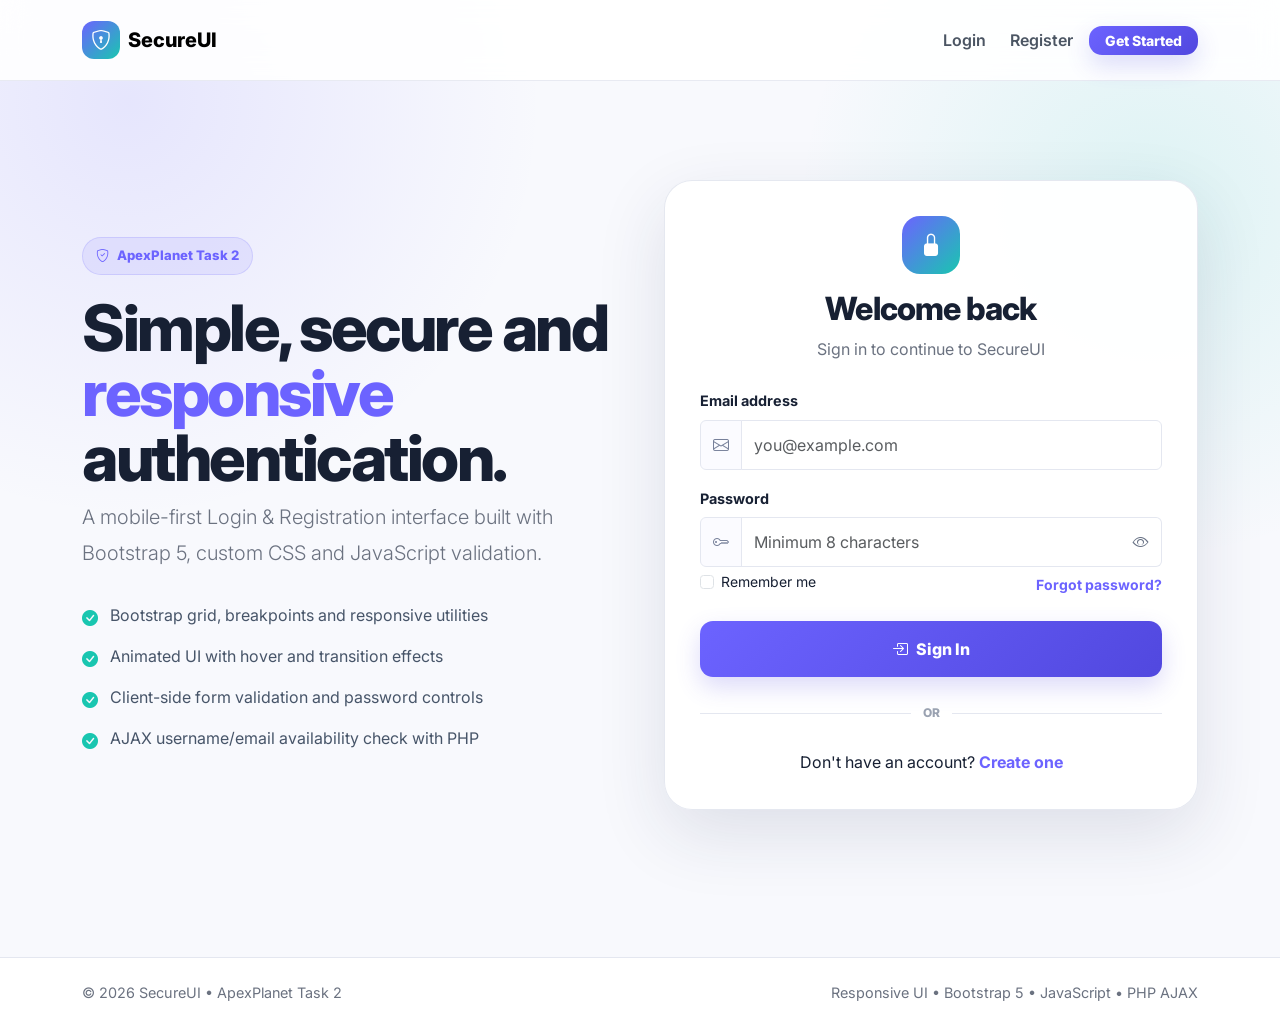
<file: index.html>
<!doctype html>
<html lang="en">
<head>
<meta charset="utf-8"><meta name="viewport" content="width=device-width,initial-scale=1">
<title>SecureUI | Login</title>
<link rel="preconnect" href="https://fonts.googleapis.com"><link rel="preconnect" href="https://fonts.gstatic.com" crossorigin>
<link href="https://fonts.googleapis.com/css2?family=Inter:wght@400;500;600;700;800&display=swap" rel="stylesheet">
<link href="https://cdn.jsdelivr.net/npm/bootstrap@5.3.3/dist/css/bootstrap.min.css" rel="stylesheet">
<link href="https://cdn.jsdelivr.net/npm/bootstrap-icons@1.11.3/font/bootstrap-icons.css" rel="stylesheet">
<link rel="stylesheet" href="css/style.css">
</head>
<body>
<div id="navbar"></div>
<main class="auth-page"><div class="container py-5"><div class="row align-items-center g-5">
<div class="col-lg-6"><div class="hero-copy">
<span class="eyebrow"><i class="bi bi-shield-check"></i> ApexPlanet Task 2</span>
<h1>Simple, secure and <span>responsive</span> authentication.</h1>
<p class="lead">A mobile-first Login & Registration interface built with Bootstrap 5, custom CSS and JavaScript validation.</p>
<div class="feature-list">
<div><i class="bi bi-check-circle-fill"></i><span>Bootstrap grid, breakpoints and responsive utilities</span></div>
<div><i class="bi bi-check-circle-fill"></i><span>Animated UI with hover and transition effects</span></div>
<div><i class="bi bi-check-circle-fill"></i><span>Client-side form validation and password controls</span></div>
<div><i class="bi bi-check-circle-fill"></i><span>AJAX username/email availability check with PHP</span></div>
</div></div></div>
<div class="col-lg-6"><div class="auth-card">
<div class="auth-header text-center"><div class="auth-icon"><i class="bi bi-lock-fill"></i></div><h2>Welcome back</h2><p>Sign in to continue to SecureUI</p></div>
<div id="loginAlert" class="alert d-none"></div>
<form id="loginForm" novalidate>
<label class="form-label" for="loginEmail">Email address</label>
<div class="input-group mb-3"><span class="input-group-text"><i class="bi bi-envelope"></i></span><input type="email" class="form-control" id="loginEmail" placeholder="you@example.com" required></div>
<label class="form-label" for="loginPassword">Password</label>
<div class="input-group mb-1"><span class="input-group-text"><i class="bi bi-key"></i></span><input type="password" class="form-control" id="loginPassword" minlength="8" placeholder="Minimum 8 characters" required><button class="btn password-toggle" type="button" data-target="loginPassword"><i class="bi bi-eye"></i></button></div>
<div class="invalid-feedback mb-3">Password must contain at least 8 characters.</div>
<div class="d-flex justify-content-between align-items-center mb-4 small"><div class="form-check"><input class="form-check-input" type="checkbox" id="rememberMe"><label class="form-check-label" for="rememberMe">Remember me</label></div><button type="button" class="link-button" data-bs-toggle="modal" data-bs-target="#forgotModal">Forgot password?</button></div>
<button class="btn btn-brand w-100 py-3" type="submit"><i class="bi bi-box-arrow-in-right me-2"></i>Sign In</button>
</form>
<div class="divider"><span>OR</span></div><p class="text-center mb-0">Don't have an account? <a href="register.html">Create one</a></p>
</div></div></div></div></main>
<div id="footer"></div>
<div class="modal fade" id="forgotModal" tabindex="-1"><div class="modal-dialog modal-dialog-centered"><div class="modal-content modal-modern"><div class="modal-header border-0"><h5>Reset your password</h5><button type="button" class="btn-close" data-bs-dismiss="modal"></button></div><div class="modal-body pt-0"><p class="text-secondary">Enter your email and we'll simulate a password reset request.</p><input type="email" class="form-control mb-3" id="resetEmail" placeholder="you@example.com"><button class="btn btn-brand w-100" id="resetBtn">Send reset link</button><div id="resetMessage" class="small mt-3"></div></div></div></div></div>
<script src="https://cdn.jsdelivr.net/npm/bootstrap@5.3.3/dist/js/bootstrap.bundle.min.js"></script><script src="js/components.js"></script><script src="js/script.js"></script>
</body></html>
</file>
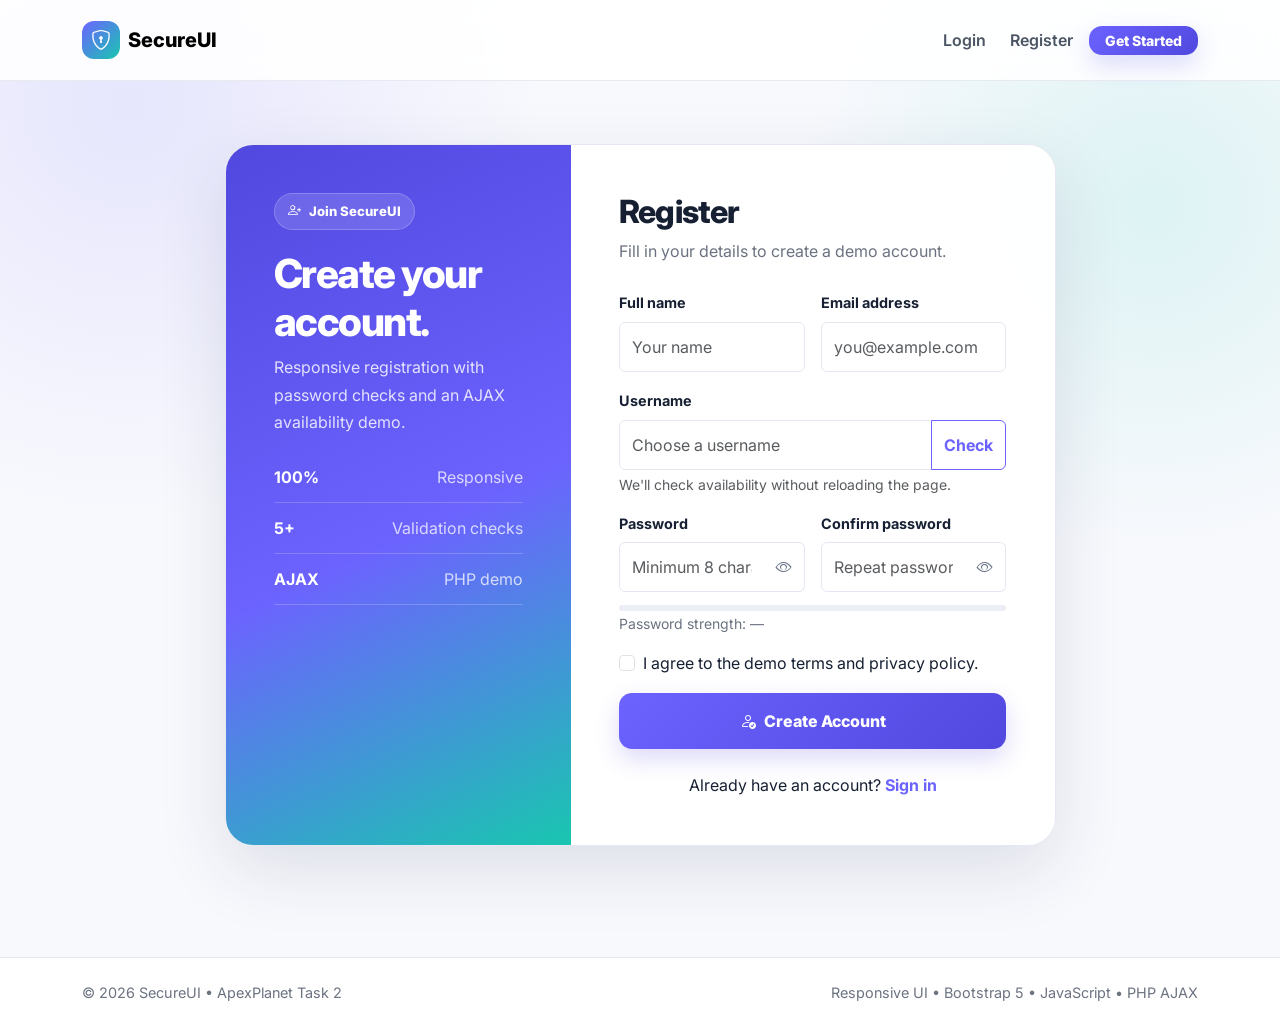
<file: register.html>
<!doctype html>
<html lang="en"><head><meta charset="utf-8"><meta name="viewport" content="width=device-width,initial-scale=1">
<title>SecureUI | Register</title>
<link rel="preconnect" href="https://fonts.googleapis.com"><link rel="preconnect" href="https://fonts.gstatic.com" crossorigin>
<link href="https://fonts.googleapis.com/css2?family=Inter:wght@400;500;600;700;800&display=swap" rel="stylesheet">
<link href="https://cdn.jsdelivr.net/npm/bootstrap@5.3.3/dist/css/bootstrap.min.css" rel="stylesheet"><link href="https://cdn.jsdelivr.net/npm/bootstrap-icons@1.11.3/font/bootstrap-icons.css" rel="stylesheet"><link rel="stylesheet" href="css/style.css"></head>
<body><div id="navbar"></div><main class="auth-page"><div class="container py-5"><div class="row justify-content-center"><div class="col-xl-9"><div class="auth-card registration-card"><div class="row g-0">
<div class="col-lg-5 register-side"><span class="eyebrow"><i class="bi bi-person-plus"></i> Join SecureUI</span><h1>Create your account.</h1><p>Responsive registration with password checks and an AJAX availability demo.</p><div class="mini-stat"><strong>100%</strong><span>Responsive</span></div><div class="mini-stat"><strong>5+</strong><span>Validation checks</span></div><div class="mini-stat"><strong>AJAX</strong><span>PHP demo</span></div></div>
<div class="col-lg-7 p-4 p-md-5"><div class="auth-header"><h2>Register</h2><p>Fill in your details to create a demo account.</p></div><div id="registerAlert" class="alert d-none"></div>
<form id="registerForm" novalidate><div class="row g-3">
<div class="col-md-6"><label class="form-label" for="fullName">Full name</label><input type="text" class="form-control" id="fullName" placeholder="Your name" minlength="3" required><div class="invalid-feedback">Please enter at least 3 characters.</div></div>
<div class="col-md-6"><label class="form-label" for="registerEmail">Email address</label><input type="email" class="form-control" id="registerEmail" placeholder="you@example.com" required><div class="invalid-feedback">Enter a valid email address.</div></div>
<div class="col-12"><label class="form-label" for="username">Username</label><div class="input-group"><input type="text" class="form-control" id="username" placeholder="Choose a username" minlength="4" required><button type="button" class="btn btn-outline-brand" id="checkUsername">Check</button></div><div id="usernameStatus" class="form-text">We'll check availability without reloading the page.</div></div>
<div class="col-md-6"><label class="form-label" for="registerPassword">Password</label><div class="input-group"><input type="password" class="form-control" id="registerPassword" minlength="8" placeholder="Minimum 8 characters" required><button class="btn password-toggle" type="button" data-target="registerPassword"><i class="bi bi-eye"></i></button></div></div>
<div class="col-md-6"><label class="form-label" for="confirmPassword">Confirm password</label><div class="input-group"><input type="password" class="form-control" id="confirmPassword" minlength="8" placeholder="Repeat password" required><button class="btn password-toggle" type="button" data-target="confirmPassword"><i class="bi bi-eye"></i></button></div></div>
<div class="col-12"><div class="password-meter"><div class="meter-track"><div id="passwordStrengthBar"></div></div><small id="passwordStrengthText">Password strength: —</small></div></div>
<div class="col-12"><div class="form-check"><input class="form-check-input" type="checkbox" id="terms" required><label class="form-check-label" for="terms">I agree to the demo terms and privacy policy.</label><div class="invalid-feedback">Please accept the terms.</div></div></div>
<div class="col-12"><button class="btn btn-brand w-100 py-3" type="submit"><i class="bi bi-person-check me-2"></i>Create Account</button></div>
</div></form><p class="text-center mt-4 mb-0">Already have an account? <a href="index.html">Sign in</a></p></div>
</div></div></div></div></main><div id="footer"></div>
<script src="https://cdn.jsdelivr.net/npm/bootstrap@5.3.3/dist/js/bootstrap.bundle.min.js"></script><script src="js/components.js"></script><script src="js/script.js"></script></body></html>
</file>
<file: css/style.css>
:root{--brand:#6c63ff;--brand-dark:#5148df;--accent:#19c6b0;--ink:#172033;--muted:#6b7280;--border:#e4e7f0;--shadow:0 24px 70px rgba(31,38,80,.12)}
*{box-sizing:border-box}html{scroll-behavior:smooth}body{margin:0;font-family:Inter,sans-serif;color:var(--ink);background:radial-gradient(circle at 10% 10%,rgba(108,99,255,.13),transparent 28%),radial-gradient(circle at 90% 20%,rgba(25,198,176,.12),transparent 25%),#f8f9fd}
.navbar-modern{background:rgba(255,255,255,.9);backdrop-filter:blur(14px);border-bottom:1px solid rgba(228,231,240,.85)}.navbar-brand{font-weight:800}.brand-mark{width:38px;height:38px;border-radius:12px;display:inline-grid;place-items:center;background:linear-gradient(135deg,var(--brand),var(--accent));color:#fff;margin-right:8px}.nav-link{font-weight:600;color:#4b5563!important}.nav-link:hover{color:var(--brand)!important}
.auth-page{min-height:calc(100vh - 72px);display:flex;align-items:center}.hero-copy{padding:1rem 0;animation:rise .7s ease both}.eyebrow{display:inline-flex;gap:8px;align-items:center;color:var(--brand);background:rgba(108,99,255,.1);border:1px solid rgba(108,99,255,.18);padding:8px 13px;border-radius:999px;font-size:.82rem;font-weight:800;margin-bottom:1.25rem}.hero-copy h1{font-size:clamp(2.5rem,5vw,4.7rem);line-height:1.02;font-weight:800;letter-spacing:-2.5px}.hero-copy h1 span{color:var(--brand)}.hero-copy .lead{max-width:620px;color:var(--muted);line-height:1.8}.feature-list{margin-top:2rem;display:grid;gap:14px}.feature-list div{display:flex;gap:12px;align-items:flex-start;color:#475569}.feature-list i{color:var(--accent);margin-top:3px}
.auth-card{background:rgba(255,255,255,.96);border:1px solid rgba(228,231,240,.95);border-radius:28px;box-shadow:var(--shadow);padding:2.2rem;animation:rise .8s ease .1s both}.auth-header h2{font-weight:800;letter-spacing:-.8px}.auth-header p{color:var(--muted);margin-bottom:1.7rem}.auth-icon{width:58px;height:58px;display:grid;place-items:center;margin:0 auto 1rem;border-radius:18px;background:linear-gradient(135deg,var(--brand),var(--accent));color:#fff;font-size:1.4rem}
.form-label{font-weight:700;font-size:.9rem}.form-control,.input-group-text,.password-toggle{min-height:50px;border-color:var(--border)}.form-control:focus{border-color:var(--brand);box-shadow:0 0 0 .2rem rgba(108,99,255,.12)}.input-group-text{background:#fbfbff;color:#77809a}.password-toggle{background:#fff;color:#697386;border-left:0}.password-toggle:hover{color:var(--brand)}
.btn-brand{background:linear-gradient(135deg,var(--brand),var(--brand-dark));color:#fff;border:0;font-weight:800;border-radius:13px;box-shadow:0 10px 24px rgba(81,72,223,.2);transition:transform .2s ease,box-shadow .2s ease}.btn-brand:hover{color:#fff;transform:translateY(-2px);box-shadow:0 14px 30px rgba(81,72,223,.28)}.btn-outline-brand{color:var(--brand);border-color:var(--brand);font-weight:700}.btn-outline-brand:hover{color:#fff;background:var(--brand)}.divider{display:flex;align-items:center;gap:12px;margin:1.7rem 0;color:#9aa2b1;font-size:.75rem;font-weight:800}.divider:before,.divider:after{content:"";height:1px;background:var(--border);flex:1}a{color:var(--brand);font-weight:700;text-decoration:none}a:hover{color:var(--brand-dark)}.link-button{border:0;background:transparent;color:var(--brand);font-weight:700;padding:0}.registration-card{padding:0;overflow:hidden}.register-side{padding:3rem;color:#fff;background:linear-gradient(155deg,#5148df,#6c63ff 55%,#19c6b0)}.register-side .eyebrow{color:#fff;background:rgba(255,255,255,.14);border-color:rgba(255,255,255,.2)}.register-side h1{font-weight:800;font-size:2.5rem;letter-spacing:-1.5px}.register-side p{color:rgba(255,255,255,.82);line-height:1.7}.mini-stat{padding:13px 0;border-bottom:1px solid rgba(255,255,255,.2);display:flex;justify-content:space-between}.mini-stat span{color:rgba(255,255,255,.75)}.password-meter{margin-top:-3px}.meter-track{height:6px;background:#eceef5;border-radius:999px;overflow:hidden}#passwordStrengthBar{height:100%;width:0;transition:width .25s ease;background:var(--brand)}.password-meter small{color:var(--muted)}.modal-modern{border:0;border-radius:20px;box-shadow:var(--shadow)}.site-footer{border-top:1px solid var(--border);background:#fff}.footer-inner{color:var(--muted);font-size:.9rem}@keyframes rise{from{opacity:0;transform:translateY(18px)}to{opacity:1;transform:translateY(0)}}@media(max-width:991.98px){.auth-page{align-items:flex-start}.hero-copy{text-align:center}.hero-copy .lead{margin-inline:auto}.feature-list{text-align:left;max-width:560px;margin-inline:auto}}@media(max-width:575.98px){.auth-card{padding:1.35rem;border-radius:20px}.registration-card{padding:0}.register-side{padding:2rem 1.35rem}.hero-copy h1{letter-spacing:-1.5px}}
</file>
